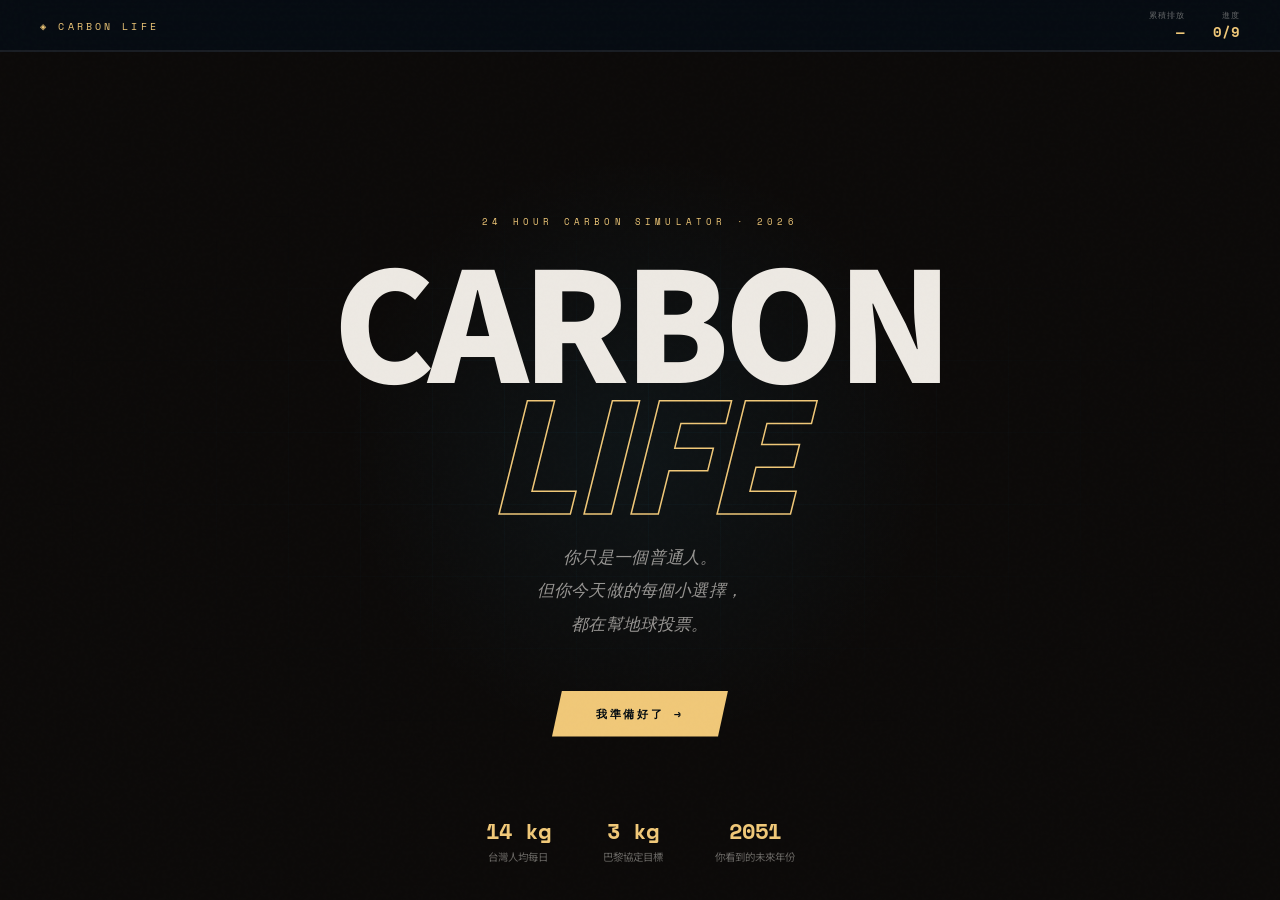
<file: index.html>
<!DOCTYPE html>
<html lang="zh-TW">
<head>
<meta charset="UTF-8">
<meta name="viewport" content="width=device-width, initial-scale=1.0">
<meta http-equiv="refresh" content="0; url=frontend/">
<title>Carbon Life</title>
<script>
  window.location.replace('frontend/');
</script>
</head>
<body>
<p><a href="frontend/">Open Carbon Life</a></p>
</body>
</html>
</file>
<file: frontend/style.css>
:root {
  --bg: #0c0a09;
  --bg2: #141210;
  --surface: rgba(255,248,240,0.04);
  --surface2: rgba(255,248,240,0.07);
  --border: rgba(255,248,240,0.08);
  --border2: rgba(255,248,240,0.14);
  --text: #ede9e3;
  --muted: rgba(237,233,227,0.42);
  --muted2: rgba(237,233,227,0.62);
  --accent: #f0c878;
  --accent-glow: rgba(240,200,120,0.15);
  --hot: #f87171;
  --warm: #fb923c;
  --mild: #facc15;
  --cool: #7dd3fc;
  --green: #6ee7b7;
  --mono: 'Space Mono', monospace;
  --sans: 'Noto Sans TC', sans-serif;
  --serif: 'Spectral', Georgia, serif;
  --ease: cubic-bezier(0.16, 1, 0.3, 1);
}

*, *::before, *::after { box-sizing: border-box; margin: 0; padding: 0; }
html { scroll-behavior: smooth; }

body {
background: var(--bg);
color: var(--text);
font-family: var(--sans);
min-height: 100vh;
overflow-x: hidden;
-webkit-font-smoothing: antialiased;
transition: background 2s ease;
}

/* Noise */
body::before {
content: '';
position: fixed; inset: 0;
background-image: url("data:image/svg+xml,%3Csvg viewBox='0 0 256 256' xmlns='http://www.w3.org/2000/svg'%3E%3Cfilter id='n'%3E%3CfeTurbulence type='fractalNoise' baseFrequency='0.9' numOctaves='4' stitchTiles='stitch'/%3E%3C/filter%3E%3Crect width='100%25' height='100%25' filter='url(%23n)' opacity='0.04'/%3E%3C/svg%3E");
pointer-events: none; z-index: 9999; opacity: 0.3;
}

/* ── HEADER ── */
header {
position: fixed; top: 0; left: 0; right: 0; z-index: 100;
height: 52px;
display: flex; align-items: center; justify-content: space-between;
padding: 0 40px;
background: rgba(6,13,20,0.9);
backdrop-filter: blur(20px);
border-bottom: 1px solid var(--border);
transition: background 2s ease;
}
.logo {
font-family: var(--mono);
font-size: 0.65rem;
letter-spacing: 0.3em;
color: var(--accent);
text-transform: uppercase;
transition: color 1.5s;
}
.header-r { display: flex; gap: 28px; align-items: center; }
.hstat { display: flex; flex-direction: column; align-items: flex-end; }
.hstat-lbl {
font-family: var(--mono);
font-size: 0.5rem;
letter-spacing: 0.12em;
color: var(--muted);
text-transform: uppercase;
}
.hstat-val {
font-family: var(--mono);
font-size: 0.9rem;
font-weight: 700;
color: var(--accent);
transition: color 1.5s;
}
.hbar-wrap {
position: absolute; bottom: 0; left: 0; right: 0; height: 1px;
background: var(--border);
}
.hbar-fill {
height: 100%;
background: var(--accent);
width: 0%;
transition: width 0.5s var(--ease), background 1.5s;
}

/* ── HERO ── */
.hero {
padding-top: 52px;
min-height: 100vh;
display: flex; flex-direction: column;
align-items: center; justify-content: center;
text-align: center;
position: relative;
padding-left: 20px; padding-right: 20px;
overflow: hidden;
}
.hero-grid {
position: absolute; inset: 0; pointer-events: none;
background-image:
linear-gradient(rgba(56,189,248,0.03) 1px, transparent 1px),
linear-gradient(90deg, rgba(56,189,248,0.03) 1px, transparent 1px);
background-size: 72px 72px;
mask-image: radial-gradient(ellipse 70% 50% at 50% 50%, black 15%, transparent 70%);
}
.hero-orb {
position: absolute;
width: 600px; height: 600px;
border-radius: 50%;
background: radial-gradient(circle, rgba(56,189,248,0.06) 0%, transparent 70%);
pointer-events: none;
top: 50%; left: 50%;
transform: translate(-50%, -50%);
}
.hero-eyebrow {
font-family: var(--mono);
font-size: 0.58rem;
letter-spacing: 0.45em;
color: var(--accent);
text-transform: uppercase;
margin-bottom: 24px;
opacity: 0; animation: rise 1s 0.1s var(--ease) forwards;
}
.hero-title {
font-size: clamp(3.5rem, 12vw, 9.5rem);
font-weight: 900;
line-height: 0.86;
letter-spacing: -0.04em;
margin-bottom: 28px;
opacity: 0; animation: rise 1s 0.25s var(--ease) forwards;
}
.hero-title em {
font-style: italic;
color: transparent;
-webkit-text-stroke: 1.5px var(--accent);
transition: -webkit-text-stroke-color 1.5s;
}
.hero-sub {
font-size: 0.9rem;
color: var(--muted2);
max-width: 400px;
line-height: 2;
margin-bottom: 48px;
font-weight: 300;
opacity: 0; animation: rise 1s 0.4s var(--ease) forwards;
}
.start-btn {
font-family: var(--mono);
font-size: 0.68rem;
letter-spacing: 0.25em;
text-transform: uppercase;
background: var(--accent);
color: #020a10;
border: none; cursor: pointer;
padding: 15px 44px;
font-weight: 700;
clip-path: polygon(10px 0%, 100% 0%, calc(100% - 10px) 100%, 0% 100%);
transition: transform 0.2s, box-shadow 0.2s, background 1.5s;
opacity: 0; animation: rise 1s 0.55s var(--ease) forwards;
}
.start-btn:hover {
transform: translateY(-3px);
box-shadow: 0 12px 40px var(--accent-glow);
}
.hero-data {
position: absolute; bottom: 36px;
display: flex; gap: 52px;
opacity: 0; animation: rise 1s 0.7s var(--ease) forwards;
}
.hero-datum { text-align: center; }
.hero-datum-n {
font-family: var(--mono);
font-size: 1.35rem; font-weight: 700;
color: var(--accent); display: block;
transition: color 1.5s;
}
.hero-datum-l {
font-size: 0.65rem;
color: var(--muted); display: block; margin-top: 2px;
}

/* ── QUIZ ── */
#quiz-section {
display: none;
max-width: 780px; margin: 0 auto;
padding: 80px 20px 110px;
}
.quiz-top {
display: flex; justify-content: space-between; align-items: center;
padding-bottom: 20px; margin-bottom: 44px;
border-bottom: 1px solid var(--border);
}
.quiz-top-title {
font-family: var(--mono);
font-size: 0.55rem; letter-spacing: 0.3em;
color: var(--muted); text-transform: uppercase;
}
.quiz-top-counter {
font-family: var(--mono);
font-size: 0.55rem; color: var(--muted);
}

.qcard {
background: var(--surface);
border: 1px solid var(--border);
border-radius: 2px;
padding: 34px 38px;
margin-bottom: 18px;
opacity: 0; transform: translateY(22px);
transition: opacity 0.5s var(--ease), transform 0.5s var(--ease), border-color 0.4s;
position: relative;
}
.qcard::before {
content: '';
position: absolute; left: 0; top: 0; bottom: 0;
width: 2px; background: var(--border2);
transition: background 0.5s, box-shadow 0.5s;
}
.qcard.answered::before { background: var(--accent); box-shadow: 0 0 8px var(--accent-glow); }
.qcard.visible { opacity: 1; transform: translateY(0); }

.qmeta { display: flex; align-items: center; gap: 8px; margin-bottom: 16px; }
.qnum { font-family: var(--mono); font-size: 0.55rem; color: var(--muted); letter-spacing: 0.1em; }
.qdot { color: var(--border2); }
.qcat {
font-family: var(--mono); font-size: 0.55rem;
letter-spacing: 0.18em; color: var(--accent);
text-transform: uppercase; transition: color 1.5s;
}
.qsrc {
margin-left: auto;
font-family: var(--mono); font-size: 0.48rem;
letter-spacing: 0.1em;
color: rgba(56,189,248,0.35);
border: 1px solid rgba(56,189,248,0.12);
padding: 2px 7px; border-radius: 2px; cursor: help;
transition: color 1.5s, border-color 1.5s;
}
.qtitle { font-size: 1.1rem; font-weight: 700; line-height: 1.45; margin-bottom: 7px; }
.qdesc { font-size: 0.78rem; color: var(--muted2); line-height: 1.85; margin-bottom: 26px; font-weight: 300; }

.opts { display: grid; grid-template-columns: 1fr 1fr; gap: 9px; }
.opt {
background: var(--surface);
border: 1px solid var(--border);
border-radius: 2px; padding: 16px;
cursor: pointer; text-align: left;
transition: border-color 0.2s, background 0.2s, transform 0.15s;
position: relative;
}
.opt:hover { border-color: var(--border2); background: var(--surface2); transform: translateY(-1px); }
.opt.selected {
border-color: var(--accent);
background: var(--accent-glow);
transform: translateY(-1px);
}
.opt-badge {
position: absolute; top: 9px; right: 9px;
font-family: var(--mono); font-size: 0.48rem; letter-spacing: 0.1em;
padding: 2px 6px; border-radius: 2px; text-transform: uppercase;
}
.bl { background: rgba(74,222,128,0.1); color: #4ade80; }
.bm { background: rgba(250,204,21,0.1); color: #facc15; }
.bh { background: rgba(248,113,113,0.1); color: #f87171; }
.opt-ico { font-size: 1.2rem; display: block; margin-bottom: 9px; }
.opt-lbl { font-size: 0.82rem; font-weight: 700; display: block; line-height: 1.3; }
.opt-kg { font-family: var(--mono); font-size: 0.68rem; margin-top: 7px; display: block; color: var(--muted2); transition: color 0.2s; }
.opt.selected .opt-kg { color: var(--accent); }
.opt-src-s { font-family: var(--mono); font-size: 0.48rem; color: rgba(255,255,255,0.18); margin-top: 4px; display: block; overflow: hidden; text-overflow: ellipsis; white-space: nowrap; }

/* ── MOBILE BAR ── */
.mbar {
display: none;
position: fixed; bottom: 0; left: 0; right: 0; z-index: 200;
background: rgba(6,13,20,0.97);
backdrop-filter: blur(16px);
border-top: 1px solid var(--border);
padding: 10px 24px 14px;
}
.mbar-row { display: flex; justify-content: space-between; align-items: center; margin-bottom: 8px; }
.mbar-kg { font-family: var(--mono); font-size: 1.05rem; font-weight: 700; color: var(--accent); transition: color 1.5s; }
.mbar-prog { font-family: var(--mono); font-size: 0.6rem; color: var(--muted); }
.mbar-track { height: 1px; background: var(--border); }
.mbar-fill { height: 100%; background: var(--accent); width: 0%; transition: width 0.5s var(--ease), background 1.5s; }

/* ── RESULT ── */
#result-section { display: none; max-width: 900px; margin: 0 auto; padding: 80px 20px 80px; }

/* Score block */
.score-block { padding-bottom: 52px; margin-bottom: 52px; border-bottom: 1px solid var(--border); }
.score-eyebrow { font-family: var(--mono); font-size: 0.55rem; letter-spacing: 0.3em; color: var(--muted); text-transform: uppercase; margin-bottom: 20px; }
.score-row { display: flex; align-items: flex-end; gap: 14px; margin-bottom: 18px; }
.score-big { font-family: var(--mono); font-size: clamp(5rem, 15vw, 10rem); font-weight: 700; line-height: 1; color: var(--accent); transition: color 1.5s; }
.score-unit-col { padding-bottom: 10px; }
.score-unit { font-family: var(--mono); font-size: 0.8rem; color: var(--muted); display: block; }
.score-sub { font-family: var(--mono); font-size: 0.5rem; color: var(--muted); letter-spacing: 0.1em; margin-top: 3px; display: block; }
.score-verdict { font-size: 1.25rem; font-weight: 700; margin-bottom: 8px; }
.score-desc { font-size: 0.82rem; color: var(--muted2); line-height: 1.9; max-width: 600px; font-weight: 300; }

.equiv-chips { display: flex; gap: 10px; flex-wrap: wrap; margin-top: 24px; }
.equiv-chip {
background: var(--surface);
border: 1px solid var(--border);
border-radius: 2px; padding: 9px 14px;
display: flex; align-items: center; gap: 10px;
}
.equiv-chip-ico { font-size: 1rem; }
.equiv-chip-txt { font-family: var(--mono); font-size: 0.6rem; color: var(--muted2); line-height: 1.4; }
.equiv-chip-txt strong { color: var(--text); }

/* Section label */
.sec-lbl {
font-family: var(--mono); font-size: 0.52rem;
letter-spacing: 0.28em; color: var(--muted);
text-transform: uppercase; margin-bottom: 22px;
display: flex; align-items: center; gap: 14px;
}
.sec-lbl::after { content: ''; flex: 1; height: 1px; background: var(--border); }

.rblock { margin-bottom: 56px; }

/* ── NEWSPAPER ── */
.newspaper {
border: 1px solid var(--border2);
border-radius: 2px;
overflow: hidden;
background: var(--surface);
}

.np-masthead {
padding: 20px 28px 16px;
border-bottom: 2px solid var(--border2);
text-align: center;
position: relative;
}
.np-name {
font-family: var(--mono);
font-size: clamp(1.4rem, 4vw, 2.2rem);
font-weight: 700;
letter-spacing: 0.12em;
color: var(--text);
display: block;
line-height: 1;
}
.np-meta-row {
display: flex; justify-content: space-between; align-items: center;
margin-top: 10px; padding-top: 10px;
border-top: 1px solid var(--border);
font-family: var(--mono); font-size: 0.55rem;
color: var(--muted); letter-spacing: 0.08em;
}
.np-tagline {
display: block; margin-top: 4px;
font-family: var(--mono); font-size: 0.52rem;
color: var(--accent); letter-spacing: 0.1em;
transition: color 1.5s;
}

.np-columns {
display: grid; grid-template-columns: 1fr 1px 1fr;
}
.np-divider { background: var(--border2); }

.np-col { padding: 28px; }
.np-col-header {
font-family: var(--mono); font-size: 0.52rem;
letter-spacing: 0.2em; text-transform: uppercase;
padding: 6px 12px; border-radius: 2px;
display: inline-block; margin-bottom: 20px;
font-weight: 700;
}
.np-col-header.change { background: rgba(74,222,128,0.1); color: #4ade80; }
.np-col-header.continue { background: rgba(248,113,113,0.1); color: #f87171; }

.np-headline {
font-size: 1.05rem; font-weight: 900;
line-height: 1.35; margin-bottom: 8px;
letter-spacing: -0.01em;
}
.np-col.left .np-headline { color: #e8e6e0; }
.np-col.right .np-headline { color: #fca5a5; }

.np-subhead {
font-size: 0.75rem; color: var(--muted2);
font-weight: 400; line-height: 1.6;
margin-bottom: 14px;
font-style: italic;
}
.np-byline {
font-family: var(--mono); font-size: 0.52rem;
color: var(--muted); letter-spacing: 0.05em;
margin-bottom: 12px; padding-bottom: 8px;
border-bottom: 1px solid var(--border);
}
.np-body {
font-size: 0.78rem; color: var(--muted2);
line-height: 1.85; font-weight: 300;
}
.np-body span.dateline { color: var(--text); font-weight: 700; }

.np-stats {
margin-top: 18px; padding-top: 14px;
border-top: 1px solid var(--border);
display: flex; flex-direction: column; gap: 8px;
}
.np-stat-row {
display: flex; justify-content: space-between; align-items: center;
}
.np-stat-lbl { font-family: var(--mono); font-size: 0.55rem; color: var(--muted); }
.np-stat-val { font-family: var(--mono); font-size: 0.7rem; font-weight: 700; }
.np-col.left .np-stat-val { color: #4ade80; }
.np-col.right .np-stat-val { color: #f87171; }

/* ── BENCHMARK ── */
.bench-list { display: flex; flex-direction: column; }
.bench-row {
display: grid; grid-template-columns: 120px 1fr 72px;
align-items: center; gap: 14px;
padding: 14px 0;
border-bottom: 1px solid var(--border);
}
.bench-row:first-child { border-top: 1px solid var(--border); }
.bench-lbl { font-family: var(--mono); font-size: 0.62rem; color: var(--text); display: block; margin-bottom: 3px; }
.bench-meaning { font-size: 0.68rem; color: var(--muted); line-height: 1.5; font-weight: 300; }
.bench-bar-wrap { height: 5px; background: var(--surface2); border-radius: 1px; }
.bench-bar-fill { height: 100%; border-radius: 1px; width: 0%; transition: width 1.3s var(--ease); }
.bench-val { font-family: var(--mono); font-size: 0.65rem; color: var(--muted2); text-align: right; }
.bench-val strong { color: var(--text); display: block; font-size: 0.75rem; }

/* ── TEMP SCENARIOS AS NEWSPAPER EDITIONS ── */
.temp-editions { display: grid; grid-template-columns: repeat(3, 1fr); gap: 12px; }
.te {
border: 1px solid var(--border);
border-radius: 2px;
overflow: hidden;
transition: border-color 0.4s, box-shadow 0.4s;
}
.te.active-temp { box-shadow: 0 0 20px var(--accent-glow); }
.te-masthead {
padding: 12px 16px;
border-bottom: 1px solid var(--border);
text-align: center;
}
.te-name { font-family: var(--mono); font-size: 0.7rem; font-weight: 700; letter-spacing: 0.15em; }
.te-date { font-family: var(--mono); font-size: 0.48rem; color: var(--muted); margin-top: 3px; }
.te-body { padding: 16px; }
.te-temp-badge {
font-family: var(--mono); font-size: 0.5rem; letter-spacing: 0.15em;
padding: 3px 8px; border-radius: 2px;
display: inline-block; margin-bottom: 12px; text-transform: uppercase;
}
.te-headline { font-size: 0.82rem; font-weight: 700; line-height: 1.4; margin-bottom: 10px; }
.te-effects { list-style: none; display: flex; flex-direction: column; gap: 5px; }
.te-effects li { font-size: 0.68rem; color: var(--muted2); line-height: 1.5; display: flex; gap: 6px; font-weight: 300; }
.te-effects li::before { content: '·'; flex-shrink: 0; }
.te-your-flag {
margin-top: 12px; padding-top: 10px;
border-top: 1px solid var(--border);
font-family: var(--mono); font-size: 0.5rem;
letter-spacing: 0.1em; opacity: 0;
transition: opacity 0.4s;
}
.te.active-temp .te-your-flag { opacity: 1; }

/* 1.5°C */
.te.t15 .te-name { color: var(--cool); }
.te.t15 .te-temp-badge { background: rgba(56,189,248,0.1); color: var(--cool); }
.te.t15 .te-headline { color: var(--text); }
.te.t15 .te-effects li::before { color: var(--cool); }
.te.t15 .te-your-flag { color: var(--cool); }
.te.t15.active-temp { border-color: var(--cool); }

/* 2.0°C */
.te.t20 .te-name { color: var(--mild); }
.te.t20 .te-temp-badge { background: rgba(250,204,21,0.1); color: var(--mild); }
.te.t20 .te-headline { color: #fde68a; }
.te.t20 .te-effects li::before { color: var(--mild); }
.te.t20 .te-your-flag { color: var(--mild); }
.te.t20.active-temp { border-color: var(--mild); }

/* 3°C+ */
.te.t30 .te-name { color: var(--hot); }
.te.t30 .te-temp-badge { background: rgba(248,113,113,0.1); color: var(--hot); }
.te.t30 .te-headline { color: #fca5a5; }
.te.t30 .te-effects li::before { color: var(--hot); }
.te.t30 .te-your-flag { color: var(--hot); }
.te.t30.active-temp { border-color: var(--hot); }

/* ── RECOMMENDATIONS ── */
.rec-list { display: flex; flex-direction: column; gap: 14px; }
.rec-card {
background: var(--surface);
border: 1px solid var(--border);
border-radius: 2px; padding: 24px 26px;
opacity: 0; transform: translateY(10px);
transition: opacity 0.5s var(--ease), transform 0.5s var(--ease);
position: relative; overflow: hidden;
}
.rec-card.visible { opacity: 1; transform: translateY(0); }
.rec-ghost { position: absolute; top: 0; right: 0; font-family: var(--mono); font-size: 5.5rem; font-weight: 700; color: rgba(255,255,255,0.02); line-height: 1; }
.rec-top { display: flex; align-items: flex-start; justify-content: space-between; margin-bottom: 14px; }
.rec-cat { font-family: var(--mono); font-size: 0.5rem; letter-spacing: 0.15em; color: var(--hot); text-transform: uppercase; margin-bottom: 4px; }
.rec-what { font-size: 0.88rem; font-weight: 700; line-height: 1.3; }
.rec-kg { font-family: var(--mono); font-size: 1.3rem; font-weight: 700; color: var(--hot); flex-shrink: 0; text-align: right; }
.rec-kg span { display: block; font-size: 0.48rem; color: var(--muted); letter-spacing: 0.1em; margin-top: 2px; text-align: right; }
.rec-arrow { display: flex; align-items: center; gap: 10px; margin-bottom: 14px; font-size: 0.78rem; color: var(--muted2); font-weight: 300; }
.rec-arr-icon { font-size: 0.7rem; color: var(--green); }
.rec-chips { display: flex; gap: 8px; flex-wrap: wrap; margin-bottom: 14px; }
.rec-chip {
background: rgba(74,222,128,0.06);
border: 1px solid rgba(74,222,128,0.12);
border-radius: 2px; padding: 5px 10px;
font-family: var(--mono); font-size: 0.58rem; color: #4ade80;
display: flex; flex-direction: column;
}
.rec-chip span { color: var(--muted); font-size: 0.48rem; margin-top: 1px; }
.rec-impacts {
display: flex; gap: 18px; flex-wrap: wrap;
padding-top: 12px; border-top: 1px solid var(--border);
}
.rec-impact { font-size: 0.7rem; color: var(--muted2); display: flex; gap: 5px; align-items: center; font-weight: 300; }
.rec-impact em { font-style: normal; color: var(--text); font-weight: 700; }

/* ── ONE ACTION ── */
.one-action {
background: var(--surface);
border: 1px solid rgba(74,222,128,0.18);
border-radius: 2px; padding: 28px 32px;
position: relative; overflow: hidden;
}
.one-action::before { content: ''; position: absolute; top: 0; left: 0; right: 0; height: 2px; background: linear-gradient(90deg, #4ade80, transparent); }
.oa-label { font-family: var(--mono); font-size: 0.5rem; letter-spacing: 0.22em; color: #4ade80; text-transform: uppercase; margin-bottom: 10px; }
.oa-title { font-size: 1.05rem; font-weight: 700; margin-bottom: 7px; line-height: 1.4; }
.oa-body { font-size: 0.78rem; color: var(--muted2); font-weight: 300; line-height: 1.85; }
.oa-save { margin-top: 14px; font-family: var(--mono); font-size: 0.65rem; color: #4ade80; display: flex; gap: 18px; flex-wrap: wrap; }

/* Data source */
.ds-box { background: var(--surface); border: 1px solid var(--border); border-left: 2px solid rgba(56,189,248,0.2); padding: 18px 22px; border-radius: 2px; margin-bottom: 36px; }
.ds-title { font-family: var(--mono); font-size: 0.5rem; letter-spacing: 0.22em; color: var(--accent); text-transform: uppercase; margin-bottom: 10px; transition: color 1.5s; }
.ds-list { list-style: none; display: flex; flex-direction: column; gap: 5px; }
.ds-list li { font-family: var(--mono); font-size: 0.58rem; color: var(--muted); display: flex; gap: 8px; align-items: flex-start; line-height: 1.5; }
.ds-list li::before { content: '→'; color: rgba(56,189,248,0.3); flex-shrink: 0; transition: color 1.5s; }
.ds-list a { color: rgba(56,189,248,0.5); text-decoration: none; }
.ds-list a:hover { color: var(--accent); }

.restart-btn { font-family: var(--mono); font-size: 0.6rem; letter-spacing: 0.2em; text-transform: uppercase; background: transparent; color: var(--muted); border: 1px solid var(--border); padding: 11px 26px; cursor: pointer; transition: 0.2s; border-radius: 2px; }
.restart-btn:hover { color: var(--text); border-color: var(--border2); }

/* ── ANIMATIONS ── */
@keyframes rise { from { opacity: 0; transform: translateY(14px); } to { opacity: 1; transform: translateY(0); } }

/* ── ENDING ── */
.ending {
margin-top: 72px;
text-align: center;
padding-bottom: 40px;
}
.ending-echo {
font-size: clamp(3rem, 10vw, 6rem);
font-weight: 900;
letter-spacing: -0.04em;
line-height: 0.88;
color: transparent;
-webkit-text-stroke: 1px rgba(237,233,227,0.07);
margin-bottom: 36px;
user-select: none;
}
.ending-echo em {
font-family: var(--serif);
font-style: italic;
font-size: 0.88em;
display: block;
}
.ending-rule {
width: 48px; height: 1px;
background: var(--border2);
margin: 0 auto 28px;
}
.ending-colophon {
display: flex;
flex-direction: column;
align-items: center;
gap: 6px;
}
.ending-logo {
font-family: var(--mono);
font-size: 0.6rem;
letter-spacing: 0.3em;
color: var(--accent);
text-transform: uppercase;
transition: color 1.5s;
}
.ending-score {
font-family: var(--mono);
font-size: 0.65rem;
color: var(--muted2);
letter-spacing: 0.08em;
}
.ending-date {
font-family: var(--mono);
font-size: 0.55rem;
color: var(--muted);
letter-spacing: 0.12em;
}

/* ── WARMTH: TYPOGRAPHY ── */
/* Spectral serif for emotional/display text, mono stays for data */

.hero-sub {
font-family: var(--serif);
font-size: 1.05rem;
font-style: italic;
font-weight: 300;
letter-spacing: 0.01em;
}

.score-verdict {
font-family: var(--serif);
font-size: 1.45rem;
font-weight: 600;
letter-spacing: -0.01em;
margin-bottom: 10px;
}

.score-desc {
font-family: var(--serif);
font-size: 0.95rem;
font-weight: 300;
font-style: italic;
color: var(--muted2);
line-height: 2;
max-width: 560px;
}

.np-headline {
font-family: var(--serif);
font-size: 1.1rem;
font-weight: 600;
line-height: 1.45;
margin-bottom: 8px;
}

.np-subhead {
font-family: var(--serif);
font-size: 0.82rem;
font-style: italic;
color: var(--muted2);
line-height: 1.7;
margin-bottom: 14px;
}

.np-body {
font-family: var(--serif);
font-size: 0.82rem;
font-weight: 300;
color: var(--muted2);
line-height: 2;
}

.oa-title {
font-family: var(--serif);
font-size: 1.15rem;
font-weight: 400;
font-style: italic;
line-height: 1.65;
margin-bottom: 8px;
}

.te-headline {
font-family: var(--serif);
font-size: 0.88rem;
font-style: italic;
line-height: 1.55;
margin-bottom: 10px;
}

.qdesc {
font-family: var(--serif);
font-size: 0.82rem;
font-style: italic;
font-weight: 300;
color: var(--muted2);
line-height: 1.95;
margin-bottom: 26px;
}

/* ── WARMTH: SPACING ── */
/* More breathing room throughout */

.qcard { padding: 44px 48px; margin-bottom: 24px; }
.score-block { padding-bottom: 64px; margin-bottom: 64px; }
.rblock { margin-bottom: 68px; }
.np-col { padding: 36px 32px; }
.one-action { padding: 36px 40px; }
.rec-card { padding: 28px 32px; }

/* ── WARMTH: BORDERS & SURFACES ── */
/* Softer, warmer surfaces */

.qcard, .rec-card, .one-action, .np-masthead,
.breakdown-item, .te, .equiv-chip {
border-radius: 4px;
}

.opt { border-radius: 4px; }

/* Warm left-accent on answered cards */
.qcard.answered::before {
background: var(--accent);
box-shadow: 0 0 12px var(--accent-glow);
width: 3px;
}

/* ── PAGINATION ── */
#result-section { padding-top: 100px; }

.rpage { display: none; animation: pageIn 0.45s var(--ease) forwards; }
.rpage.active { display: block; }
@keyframes pageIn {
from { opacity: 0; transform: translateY(18px); }
to   { opacity: 1; transform: translateY(0); }
}

.pnav {
position: fixed; top: 52px; left: 0; right: 0; z-index: 90;
background: rgba(6,13,20,0.92); backdrop-filter: blur(16px);
border-bottom: 1px solid var(--border);
padding: 10px 40px; display: none;
align-items: center; justify-content: space-between;
transition: background 2s ease;
}
.pnav.show { display: flex; }
.pnav-dots { display: flex; gap: 8px; align-items: center; }
.pdot {
width: 6px; height: 6px; border-radius: 50%;
background: var(--border2); cursor: pointer;
transition: background 0.3s, transform 0.3s;
}
.pdot.active { background: var(--accent); transform: scale(1.4); }
.pnav-label {
font-family: var(--mono); font-size: 0.52rem;
letter-spacing: 0.15em; color: var(--muted); text-transform: uppercase;
}

.page-nav-bar {
display: flex; justify-content: space-between; align-items: center;
margin-top: 40px; padding-top: 24px; border-top: 1px solid var(--border);
}
.pnext-btn, .pprev-btn {
font-family: var(--mono); font-size: 0.65rem;
letter-spacing: 0.2em; text-transform: uppercase;
border: 1px solid var(--border2); border-radius: 2px;
background: transparent; cursor: pointer; padding: 11px 24px; transition: 0.2s;
}
.pnext-btn {
background: var(--accent); color: #020a10; border-color: var(--accent);
clip-path: polygon(8px 0%, 100% 0%, calc(100% - 8px) 100%, 0% 100%);
font-weight: 700; transition: transform 0.2s, box-shadow 0.2s, background 1.5s, border-color 1.5s;
}
.pnext-btn:hover { transform: translateY(-2px); box-shadow: 0 8px 24px var(--accent-glow); }
.pprev-btn { color: var(--muted); }
.pprev-btn:hover { color: var(--text); border-color: var(--border2); }

/* ── RESPONSIVE ── */
@media (max-width: 640px) {
header { padding: 0 18px; }
.header-r { gap: 14px; }
.opts { grid-template-columns: 1fr; }
.qcard { padding: 22px 18px; }
#quiz-section { padding: 70px 14px 100px; }
#result-section { padding: 100px 14px 60px; }
.mbar { display: block; }
.np-columns { grid-template-columns: 1fr; }
.np-divider { display: none; }
.np-col { padding: 20px; border-bottom: 1px solid var(--border); }
.np-col:last-child { border-bottom: none; }
.temp-editions { grid-template-columns: 1fr; }
.bench-row { grid-template-columns: 90px 1fr 60px; gap: 8px; }
.hero-data { gap: 28px; }
.score-big { font-size: clamp(4rem, 22vw, 7rem); }
.pnav { padding: 8px 18px; }
.page-nav-bar { margin-top: 28px; }
.pnext-btn, .pprev-btn { padding: 10px 16px; font-size: 0.58rem; }
}
</file>
